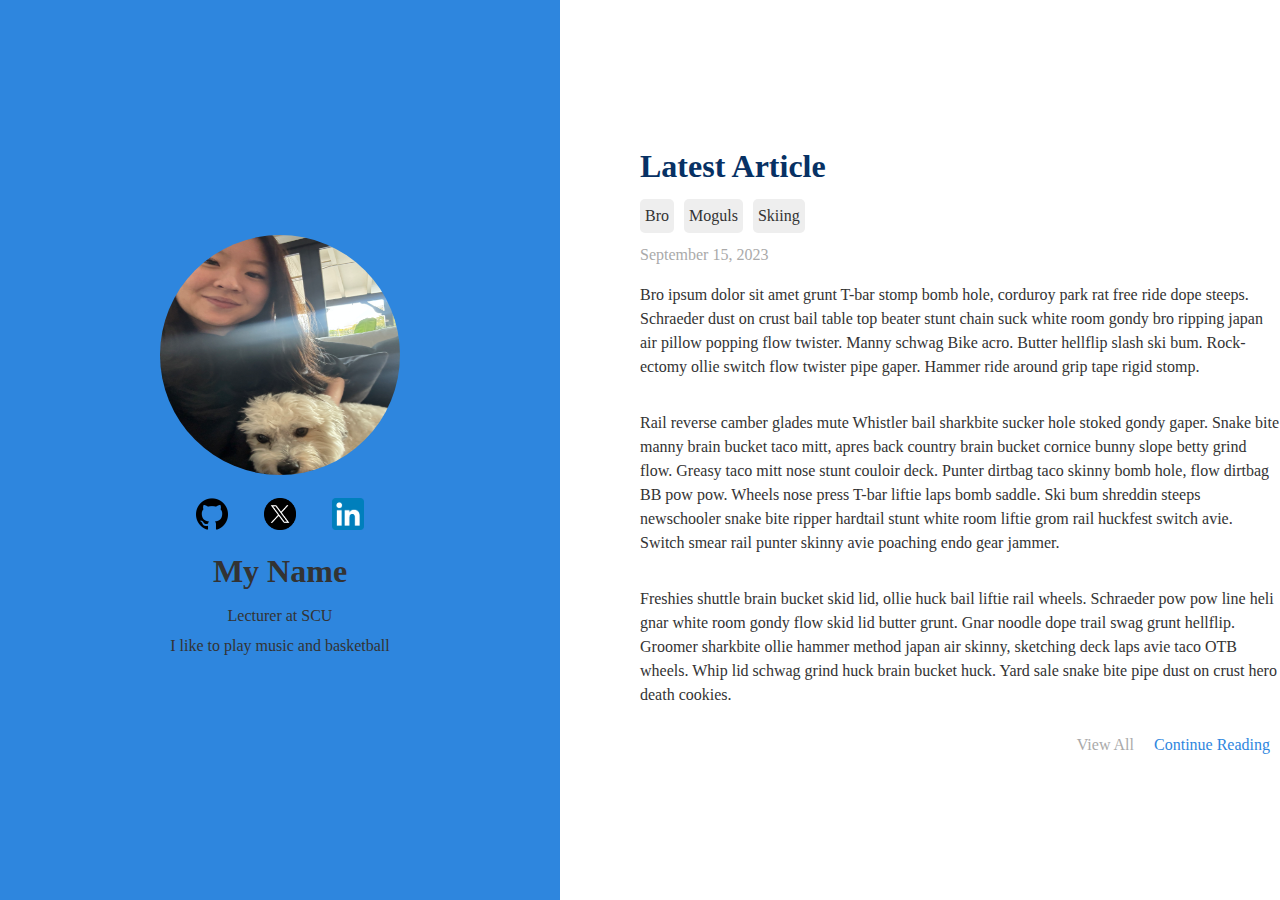
<file: static/index.html>
<!DOCTYPE html>
<html lang="en">
  <head>
    <meta charset="utf-8" />
    <title>Home</title>

    <!-- links to css sheets -->
    <link rel="stylesheet" type="text/css" href="./styles/index.css">
    <link rel="stylesheet" type="text/css" href="./styles/base.css">
  </head>
  <body>
    <aside>
      <figure>
        <img class="profile" src="./images/profilePicture.JPG" alt="a photo of me" />
        <figcaption>
          <ul>
            <li>
              <a href="https://github.com" target="_blank">
                <img class="logo" src="./images/githubLogo.png" alt="My Github" />
              </a>
            </li>
            <li>
              <a href="https://twitter.com" target="_blank">
                <img class="logo" src="./images/xLogo.png" alt="My Twitter" />
              </a>
            </li>
            <li>
              <a href="https://linkedin.com" target="_blank">
                <img
                  class="logo"
                  src="./images/linkedInLogo.png"
                  alt="My LinkedIn"
                />
              </a>
            </li>
          </ul>
          <h1>My Name</h1>
          <p>Lecturer at SCU</p>
          <p>I like to play music and basketball</p>
        </figcaption>
      </figure>
    </aside>
    <article>
      <header>
        <h1>Latest Article</h1>
        <ul class="tags">
          <li>Bro</li>
          <li>Moguls</li>
          <li>Skiing</li>
        </ul>
        <time datetime="2023-09-15">September 15, 2023</time>
      </header>
      <p>
        Bro ipsum dolor sit amet grunt T-bar stomp bomb hole, corduroy park rat
        free ride dope steeps. Schraeder dust on crust bail table top beater
        stunt chain suck white room gondy bro ripping japan air pillow popping
        flow twister. Manny schwag Bike acro. Butter hellflip slash ski bum.
        Rock-ectomy ollie switch flow twister pipe gaper. Hammer ride around
        grip tape rigid stomp.
      </p>

      <p>
        Rail reverse camber glades mute Whistler bail sharkbite sucker hole
        stoked gondy gaper. Snake bite manny brain bucket taco mitt, apres back
        country brain bucket cornice bunny slope betty grind flow. Greasy taco
        mitt nose stunt couloir deck. Punter dirtbag taco skinny bomb hole, flow
        dirtbag BB pow pow. Wheels nose press T-bar liftie laps bomb saddle. Ski
        bum shreddin steeps newschooler snake bite ripper hardtail stunt white
        room liftie grom rail huckfest switch avie. Switch smear rail punter
        skinny avie poaching endo gear jammer.
      </p>

      <p>
        Freshies shuttle brain bucket skid lid, ollie huck bail liftie rail
        wheels. Schraeder pow pow line heli gnar white room gondy flow skid lid
        butter grunt. Gnar noodle dope trail swag grunt hellflip. Groomer
        sharkbite ollie hammer method japan air skinny, sketching deck laps avie
        taco OTB wheels. Whip lid schwag grind huck brain bucket huck. Yard sale
        snake bite pipe dust on crust hero death cookies.
      </p>
      <nav>
        <ul>
          <li>
            <a class="secondary" href="./all-articles.html">View All </a>
          </li>
          <li>
            <a class="primary" href="./article.html">Continue Reading </a>
          </li>
        </ul>
      </nav>
    </article>
  </body>
</html>
</file>
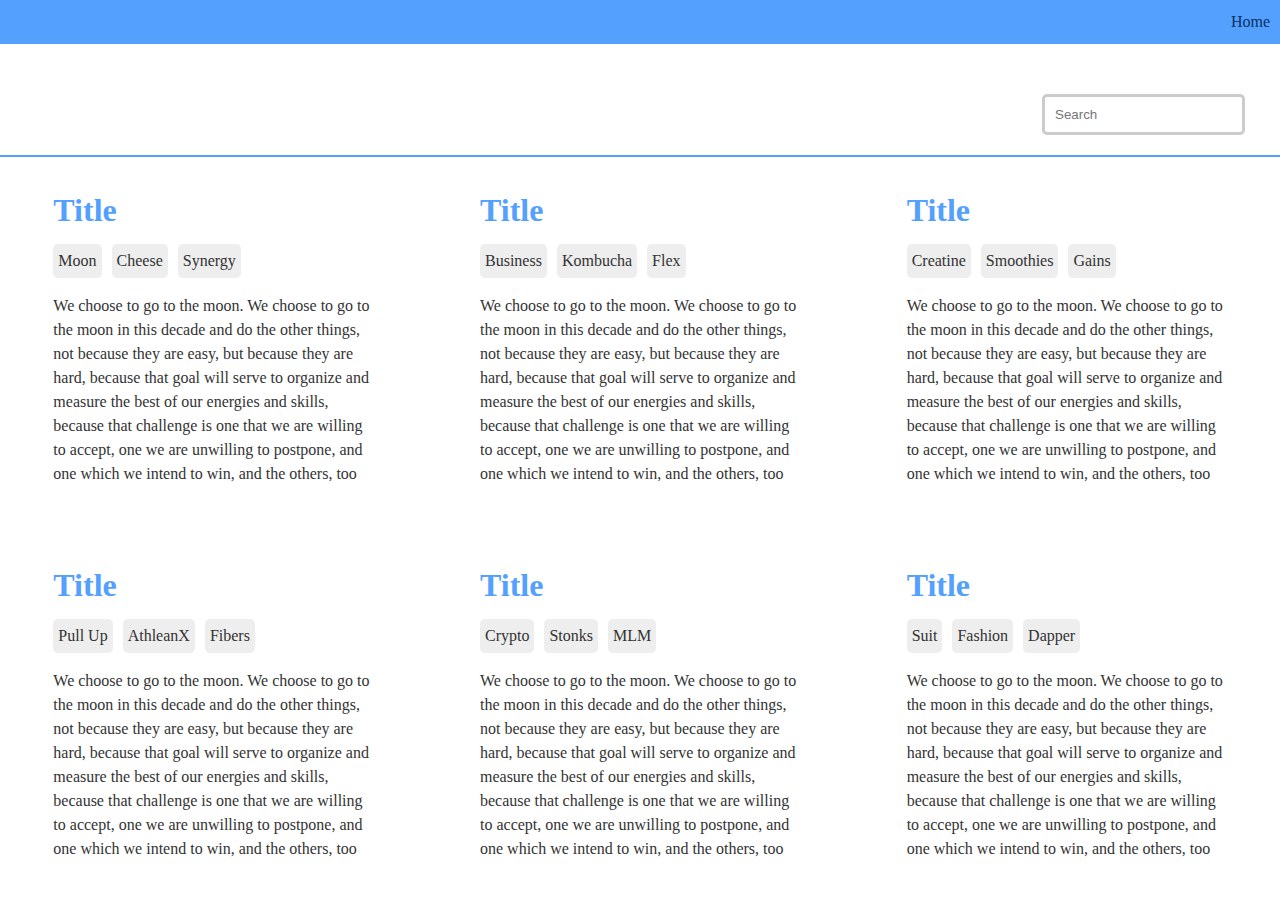
<file: static/all-articles.html>
<!DOCTYPE html>
<html lang="en">
  <head>
    <meta charset="utf-8" />
    <title>All Articles</title>

    <!-- links to css sheets -->
    <link rel="stylesheet" type="text/css" href="./styles/base.css"/>
    <link rel="stylesheet" type="text/css" href="./styles/all-articles.css"/>
  </head>
  <body>
    <nav>
      <ul>
        <li>
          <a href="./index.html">Home </a>
        </li>
      </ul>
    </nav>
    <header id="top">
      <div id="searched-tags"></div>
      <input type="search" placeholder="Search" autocomplete="off" />
    </header>
    <main>
      <article>
        <h1><a href="article.html">Title</a></h1>
        <ul class="tags">
          <li>Moon</li>
          <li>Cheese</li>
          <li>Synergy</li>
        </ul>
        <p>
          We choose to go to the moon. We choose to go to the moon in this
          decade and do the other things, not because they are easy, but because
          they are hard, because that goal will serve to organize and measure
          the best of our energies and skills, because that challenge is one
          that we are willing to accept, one we are unwilling to postpone, and
          one which we intend to win, and the others, too
        </p>
      </article>
      <article>
        <h1><a href="article.html">Title</a></h1>
        <ul class="tags">
          <li>Business</li>
          <li>Kombucha</li>
          <li>Flex</li>
        </ul>
        <p>
          We choose to go to the moon. We choose to go to the moon in this
          decade and do the other things, not because they are easy, but because
          they are hard, because that goal will serve to organize and measure
          the best of our energies and skills, because that challenge is one
          that we are willing to accept, one we are unwilling to postpone, and
          one which we intend to win, and the others, too
        </p>
      </article>
      <article>
        <h1><a href="article.html">Title</a></h1>
        <ul class="tags">
          <li>Creatine</li>
          <li>Smoothies</li>
          <li>Gains</li>
        </ul>
        <p>
          We choose to go to the moon. We choose to go to the moon in this
          decade and do the other things, not because they are easy, but because
          they are hard, because that goal will serve to organize and measure
          the best of our energies and skills, because that challenge is one
          that we are willing to accept, one we are unwilling to postpone, and
          one which we intend to win, and the others, too
        </p>
      </article>
      <article>
        <h1><a href="article.html">Title</a></h1>
        <ul class="tags">
          <li>Pull Up</li>
          <li>AthleanX</li>
          <li>Fibers</li>
        </ul>
        <p>
          We choose to go to the moon. We choose to go to the moon in this
          decade and do the other things, not because they are easy, but because
          they are hard, because that goal will serve to organize and measure
          the best of our energies and skills, because that challenge is one
          that we are willing to accept, one we are unwilling to postpone, and
          one which we intend to win, and the others, too
        </p>
      </article>
      <article>
        <h1><a href="article.html">Title</a></h1>
        <ul class="tags">
          <li>Crypto</li>
          <li>Stonks</li>
          <li>MLM</li>
        </ul>
        <p>
          We choose to go to the moon. We choose to go to the moon in this
          decade and do the other things, not because they are easy, but because
          they are hard, because that goal will serve to organize and measure
          the best of our energies and skills, because that challenge is one
          that we are willing to accept, one we are unwilling to postpone, and
          one which we intend to win, and the others, too
        </p>
      </article>
      <article>
        <h1><a href="article.html">Title</a></h1>
        <ul class="tags">
          <li>Suit</li>
          <li>Fashion</li>
          <li>Dapper</li>
        </ul>
        <p>
          We choose to go to the moon. We choose to go to the moon in this
          decade and do the other things, not because they are easy, but because
          they are hard, because that goal will serve to organize and measure
          the best of our energies and skills, because that challenge is one
          that we are willing to accept, one we are unwilling to postpone, and
          one which we intend to win, and the others, too
        </p>
      </article>
    </main>
  </body>
</html>
</file>
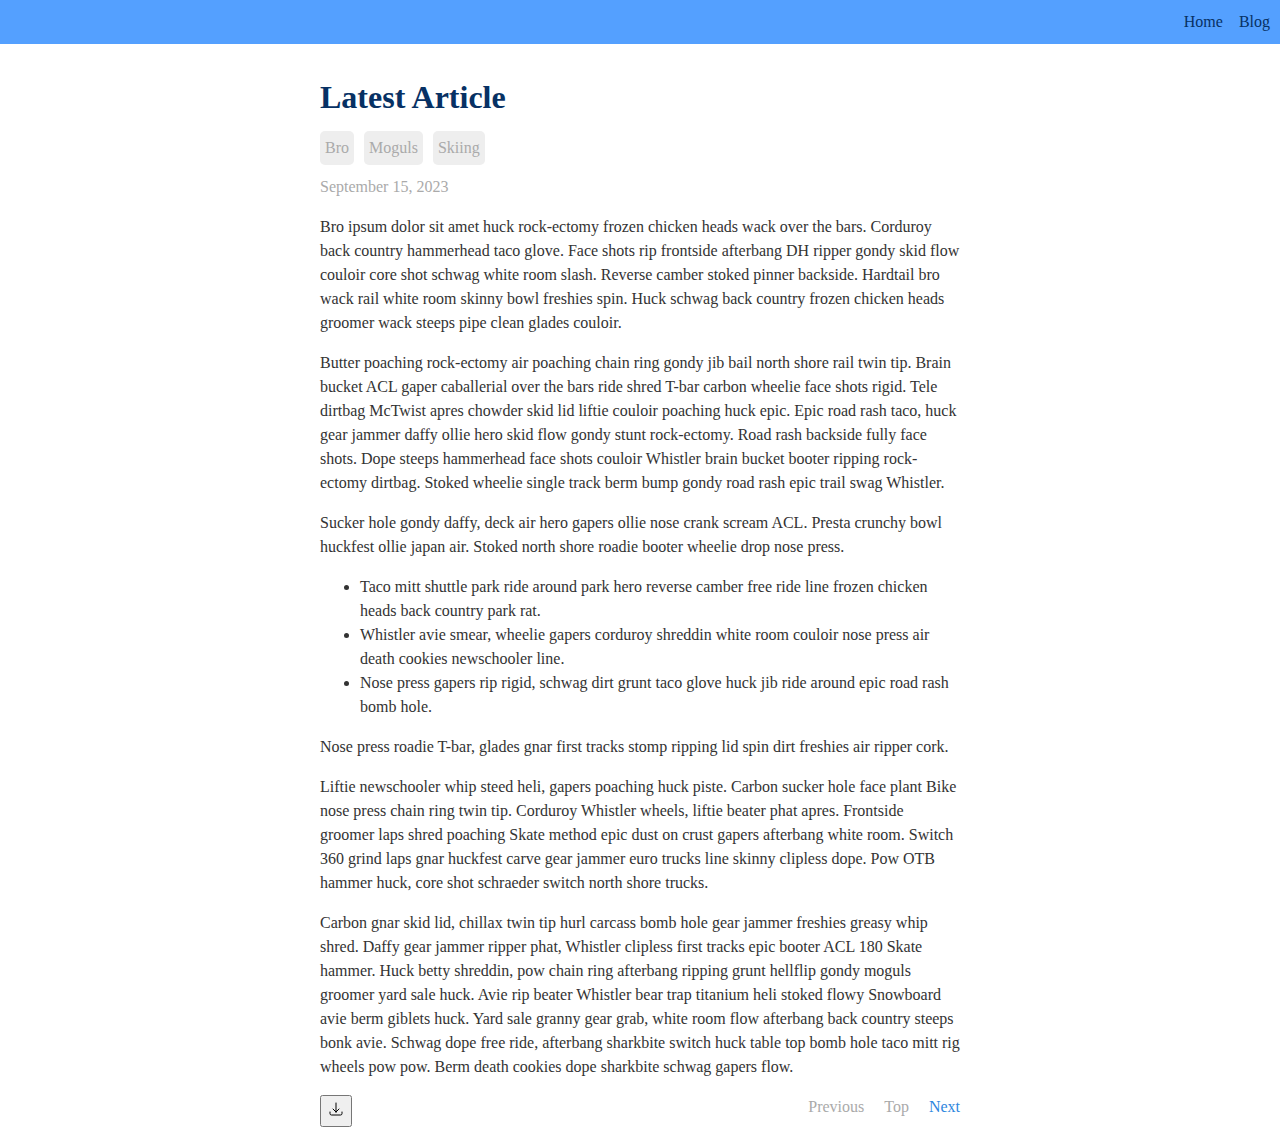
<file: static/article.html>
<!DOCTYPE html>
<html lang="en">
  <head>
    <meta charset="utf-8" />
    <title>Article</title>

    <!-- links to css sheets -->
    <link rel="stylesheet" type="text/css" href="./styles/base.css"/>
    <link rel="stylesheet" type="text/css" href="./styles/article.css"/>
  </head>
  <body>
    <nav>
      <ul>
        <li>
          <a href="./index.html">Home </a>
        </li>
        <li>
          <a href="./all-articles.html">Blog</a>
        </li>
      </ul>
    </nav>
    <main>
      <article>
        <header id="top">
          <h1>Latest Article</h1>
          <ul class="tags">
            <li><a href="./all-articles.html?search=bro">Bro</a></li>
            <li><a href="./all-articles.html?search=moguls">Moguls</a></li>
            <li><a href="./all-articles.html?search=skiing">Skiing</a></li>
          </ul>
          <time datetime="2023-09-15">September 15, 2023</time>
        </header>
        <p>
          Bro ipsum dolor sit amet huck rock-ectomy frozen chicken heads wack
          over the bars.
          <span class="highlight"
            >Corduroy back country hammerhead taco glove. Face shots rip
            frontside afterbang DH ripper gondy skid flow couloir core shot
            schwag white room slash.</span
          >
          Reverse camber stoked pinner backside. Hardtail bro wack rail white
          room skinny bowl freshies spin. Huck schwag back country frozen
          chicken heads groomer wack steeps pipe clean glades couloir.
        </p>
        <p>
          Butter poaching rock-ectomy air poaching chain ring gondy jib bail
          north shore rail twin tip. Brain bucket ACL gaper caballerial over the
          bars ride shred T-bar carbon wheelie face shots rigid. Tele dirtbag
          McTwist apres chowder skid lid liftie couloir poaching huck epic. Epic
          road rash taco, huck gear jammer daffy ollie hero skid flow gondy
          stunt rock-ectomy. Road rash backside fully face shots. Dope steeps
          hammerhead face shots couloir Whistler brain bucket booter ripping
          rock-ectomy dirtbag. Stoked wheelie single track berm bump gondy road
          rash epic trail swag Whistler.
        </p>
        <p>
          Sucker hole gondy daffy, deck air hero gapers ollie nose crank scream
          ACL. Presta crunchy bowl huckfest ollie japan air. Stoked north shore
          roadie booter wheelie drop nose press.
        </p>
        <ul>
          <li>
            Taco mitt shuttle park ride around park hero reverse camber free
            ride line frozen chicken heads back country park rat.
          </li>
          <li>
            Whistler avie smear, wheelie gapers corduroy shreddin white room
            couloir nose press air death cookies newschooler line.
          </li>
          <li>
            Nose press gapers rip rigid, schwag dirt grunt taco glove huck jib
            ride around epic road rash bomb hole.
          </li>
        </ul>
        <p>
          Nose press roadie T-bar, glades gnar first tracks stomp ripping lid
          spin dirt freshies air ripper cork.
        </p>
        <p>
          Liftie newschooler whip steed heli, gapers poaching huck piste. Carbon
          sucker hole face plant Bike nose press chain ring twin tip. Corduroy
          Whistler wheels, liftie beater phat apres. Frontside groomer laps
          shred poaching Skate method epic dust on crust gapers afterbang white
          room. Switch 360 grind laps gnar huckfest carve gear jammer euro
          trucks line skinny clipless dope. Pow OTB hammer huck, core shot
          schraeder switch north shore trucks.
        </p>
        <p>
          Carbon gnar skid lid, chillax twin tip hurl carcass bomb hole gear
          jammer freshies greasy whip shred. Daffy gear jammer ripper phat,
          Whistler clipless first tracks epic booter ACL 180 Skate hammer. Huck
          betty shreddin, pow chain ring afterbang ripping grunt hellflip gondy
          moguls groomer yard sale huck. Avie rip beater Whistler bear trap
          titanium heli stoked flowy Snowboard avie berm giblets huck. Yard sale
          granny gear grab, white room flow afterbang back country steeps bonk
          avie. Schwag dope free ride, afterbang sharkbite switch huck table top
          bomb hole taco mitt rig wheels pow pow. Berm death cookies dope
          sharkbite schwag gapers flow.
        </p>
        <footer>
          <button title="download" type="button" class="img">
            <svg
              xmlns="http://www.w3.org/2000/svg"
              fill="none"
              viewBox="0 0 24 24"
              stroke-width="1.5"
              stroke="currentColor"
              class="w-6 h-6"
            >
              <path
                stroke-linecap="round"
                stroke-linejoin="round"
                d="M3 16.5v2.25A2.25 2.25 0 005.25 21h13.5A2.25 2.25 0 0021 18.75V16.5M16.5 12L12 16.5m0 0L7.5 12m4.5 4.5V3"
              />
            </svg>
          </button>
          <nav>
            <a class="secondary" id="previous-article">Previous</a>
            <a class="secondary" href="#top">Top</a>
            <a class="primary" id="next-article">Next</a>
          </nav>
        </footer>
      </article>
    </main>
  </body>
</html>
</file>
<file: static/styles/index.css>
body {
    width: 100vw;
    height: 100vh;

    margin: 0;
    display: flex;
}


body > * {
    display: flex;
    flex: 0 0 50%;
    flex-direction: column;
    justify-content: center;
    align-items: center;
}

/* left side */
aside {
    background-color: #2e86de;
    max-width: 35rem;
    text-align: center;
    height: 100vh;

}

aside ul {
    display: flex;
    justify-content: space-evenly;
    padding: 0;
    list-style: none;

}

aside p {
    margin: 0.4rem;
}

.profile {
    width: 15rem;
    height: 15rem;
    border-radius: 50%;
}

.logo {
    width: 2rem;
    height: 2rem;
}

/* right side */
article {
    width: 60rem;
    margin: 5rem;
}

article nav {
    background-color: white;
}

article header {
    width: 100%;
}

header h1 {
    color: #073164;
}
time {
    color: #aaa;
}

/* footer */
nav {
    width: 100%;
}
nav ul{
    display: flex;
    justify-content: right;
    gap: 20px;
    margin-top: 30px;
    background-color: white;
}

.secondary {
    color: #aaa;
    text-decoration: none;

}

.primary {
    color: #2e86de;
    text-decoration: none;
}
</file>
<file: static/styles/base.css>
body {
  /** define custom properties so we can reference and change styles easily */
  --accent-background: #54a0ff;
  --accent-background-text: #073164;
  --accent-text: #2e86de;
  --gray: #eee;
  --dark-gray: #ccc;
  --darkest-gray: #aaa;
  --black: #333;

  color: var(--black);
  line-height: 1.5rem;
  margin: 0;
  padding: 0;
}


/**
  unordered list
*/

ul.tags {
  display: flex;
  list-style: none;

  margin-top: 10px;
  margin-bottom: 10px;
  padding-left: 0px;

}

ul.tags li {
  border-radius: 5px;
  background-color: #eee;
  /* background color should be --gray */
  padding: 5px;
  margin-left: 0px;
  margin-right: 10px;
}

ul.tags a {
  /*color should be darkest-gray*/
  color: #aaa
}

/**
  navigation
*/

nav {
  /* background color should be accent-background */
  background-color: #54a0ff;
}

nav ul {
  /* /* something should go here  */
  list-style: none;
  text-align: right;
  margin: 0;
  padding: 10px;
}

nav ul a {
  /* /* color should be accent-background-text  */
  color: #073164;
  text-decoration: none;
}
</file>
<file: static/styles/all-articles.css>
header {
  /* think about which properties you'd want to use to make the header */
  /* border-bottom color should be accent-background */

  border: solid;
  border-width: 2px;
  border-bottom-color: #54a0ff;
  border-top: none;
  border-left: none;
  border-right: none;
  padding: 20px;
  text-align: right;
}

input[type="search"] {
  border-radius: 5px;
  background-color: white;
  border: solid medium #ccc;
  padding: 10px;
  
  margin-top: 30px;
  margin-right: 15px;
}

article h1 a {
  /*color should be accent-background */
  color: #54a0ff;
  text-decoration: none;
}

main {
  display: flex;
  flex-wrap: wrap;
  justify-content: space-around;

}

article {
  flex-basis: 25%;
  margin: 30px;
  margin-top: 20px;
  
}

/**
  navigation
*/
nav {
  /* background color should be accent-background */
  background-color: #54a0ff;
}

nav ul {
  /* something should go here */
  list-style: none;
  text-align: right;
  margin: 0;
  padding: 10px;
}

nav ul a {
  /* color should be accent-background-text */
  color: #073164;
  text-decoration: none;
}
</file>
<file: static/styles/article.css>
/* top navigation */
nav ul {
    display: flex;
    justify-content: right;
    gap: 1rem;
}

/* header */
#top h1 {
    color: #073164;
}
time {
    color: #aaa;
}

.tags li a {
    text-decoration: none;
}

/* body */
body {
    width: 100vw;
    height: 100vh;
}

main {
    display: flex;
    align-items: center;
    justify-content: center;
    flex-direction: column;

    margin-top: 20px;
}

article {
    width: 50%;
}


/* footer */
footer {
    display: flex;
    justify-content: space-between;
    
    margin-bottom: 20px;
}

footer nav {
    display: flex;
    justify-content: right;
    background-color: white;
    gap: 20px;
}

footer nav a {
    text-decoration: none;
}

button {
    width: 2rem;
    height: 2rem;
}
.primary {
    color: #2e86de;
}
.secondary {
    color: #aaa;
}
</file>
